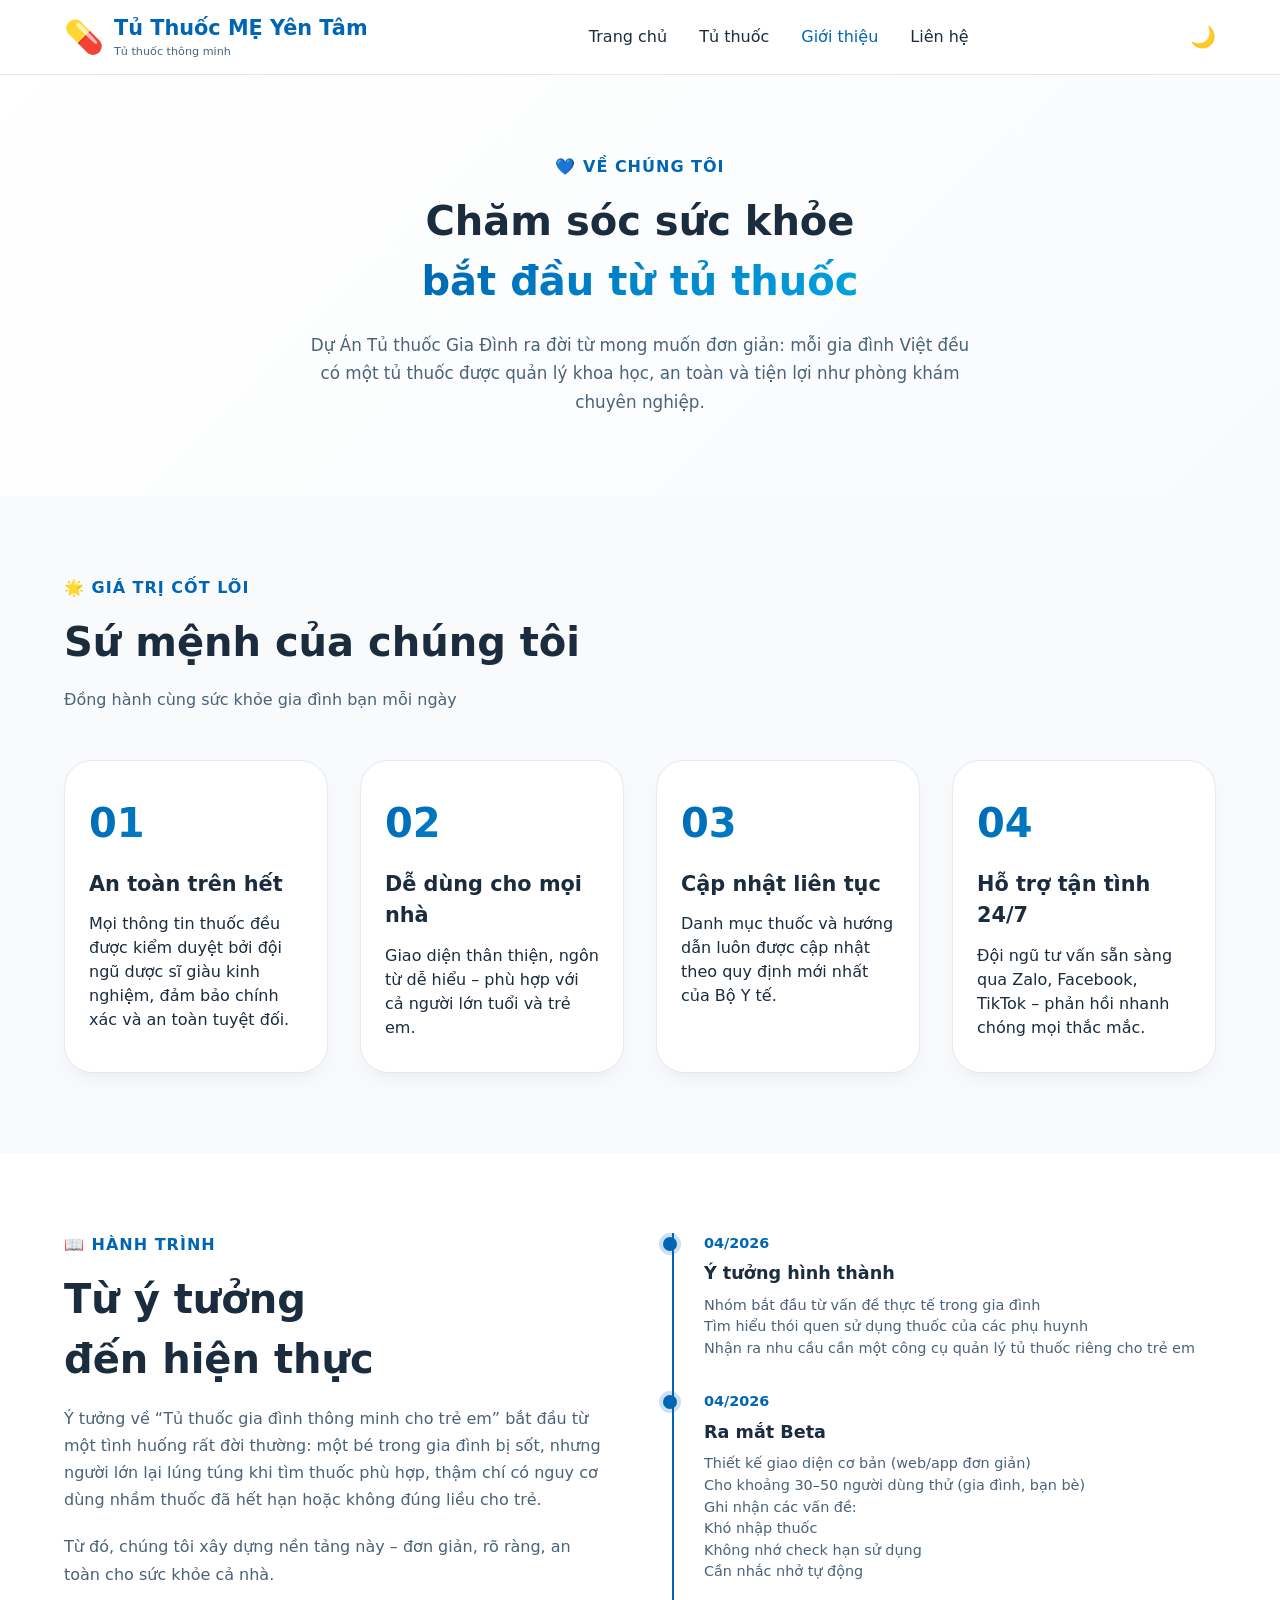
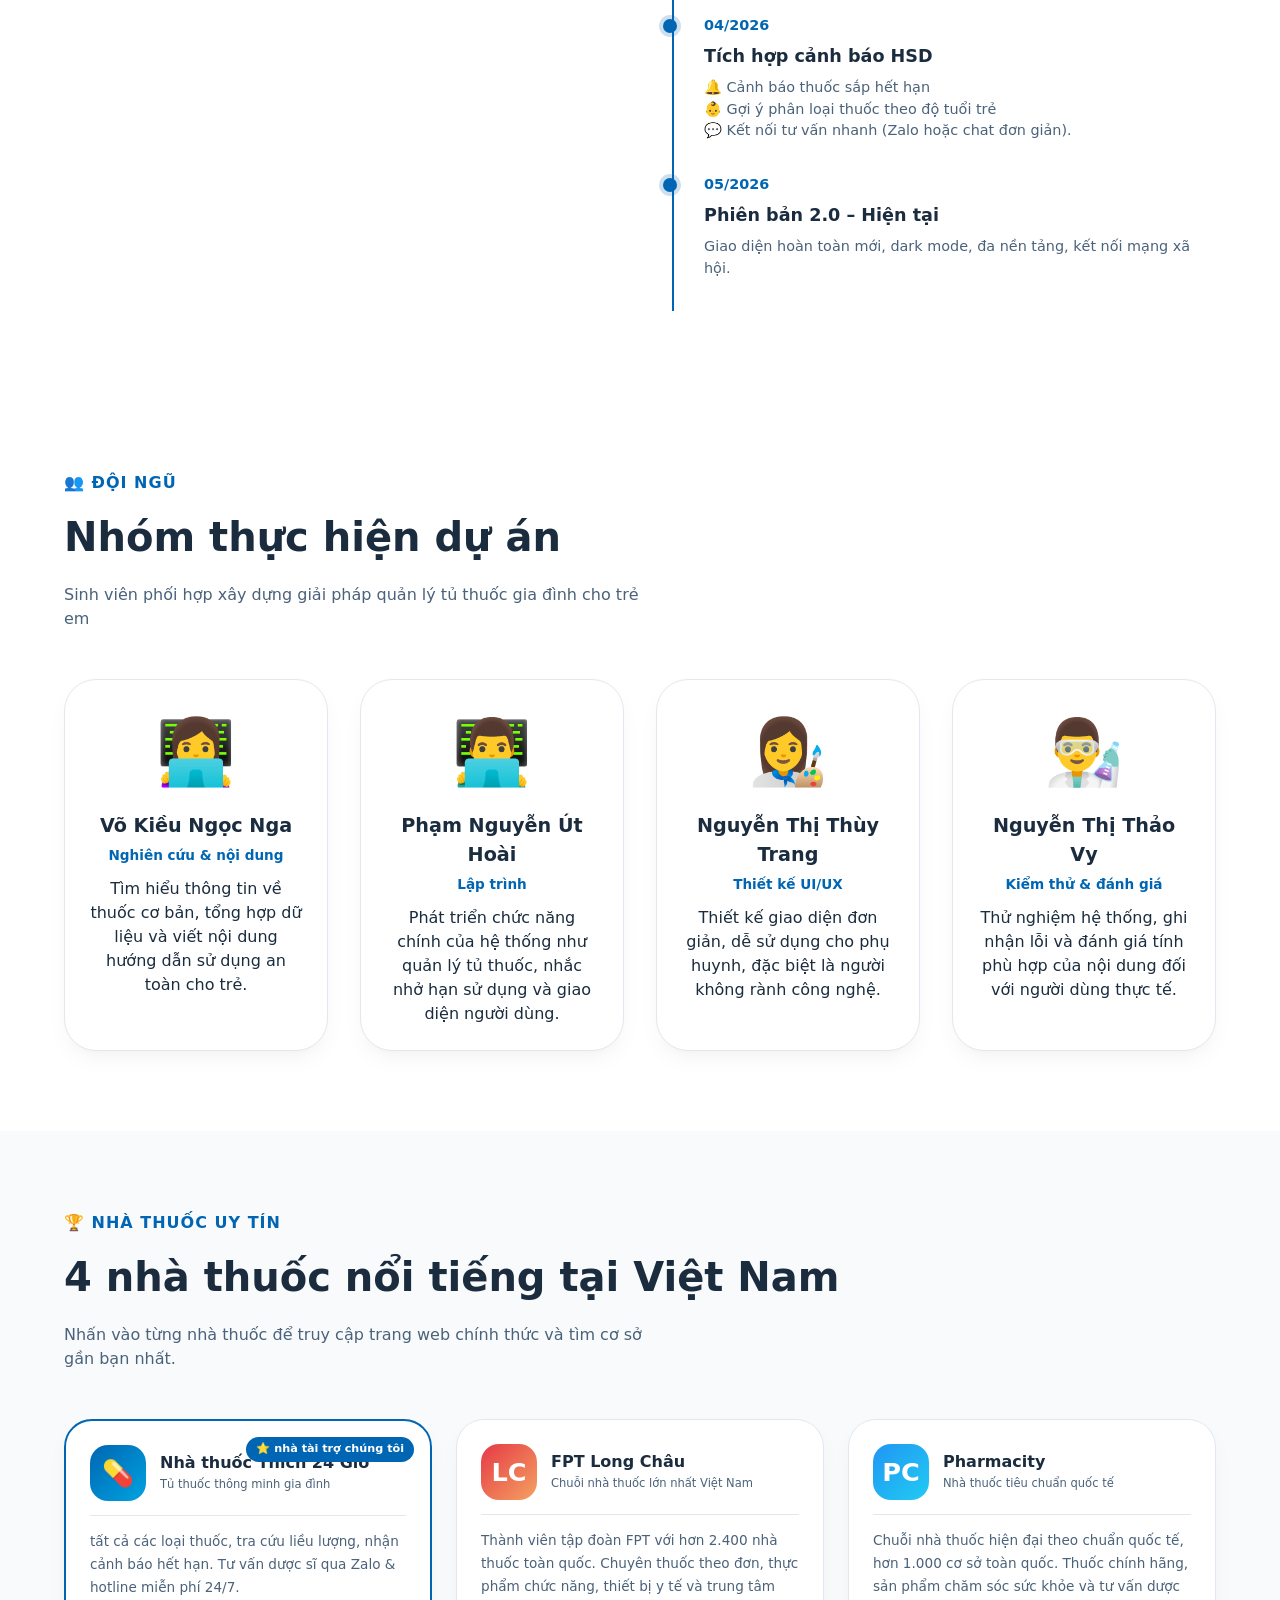
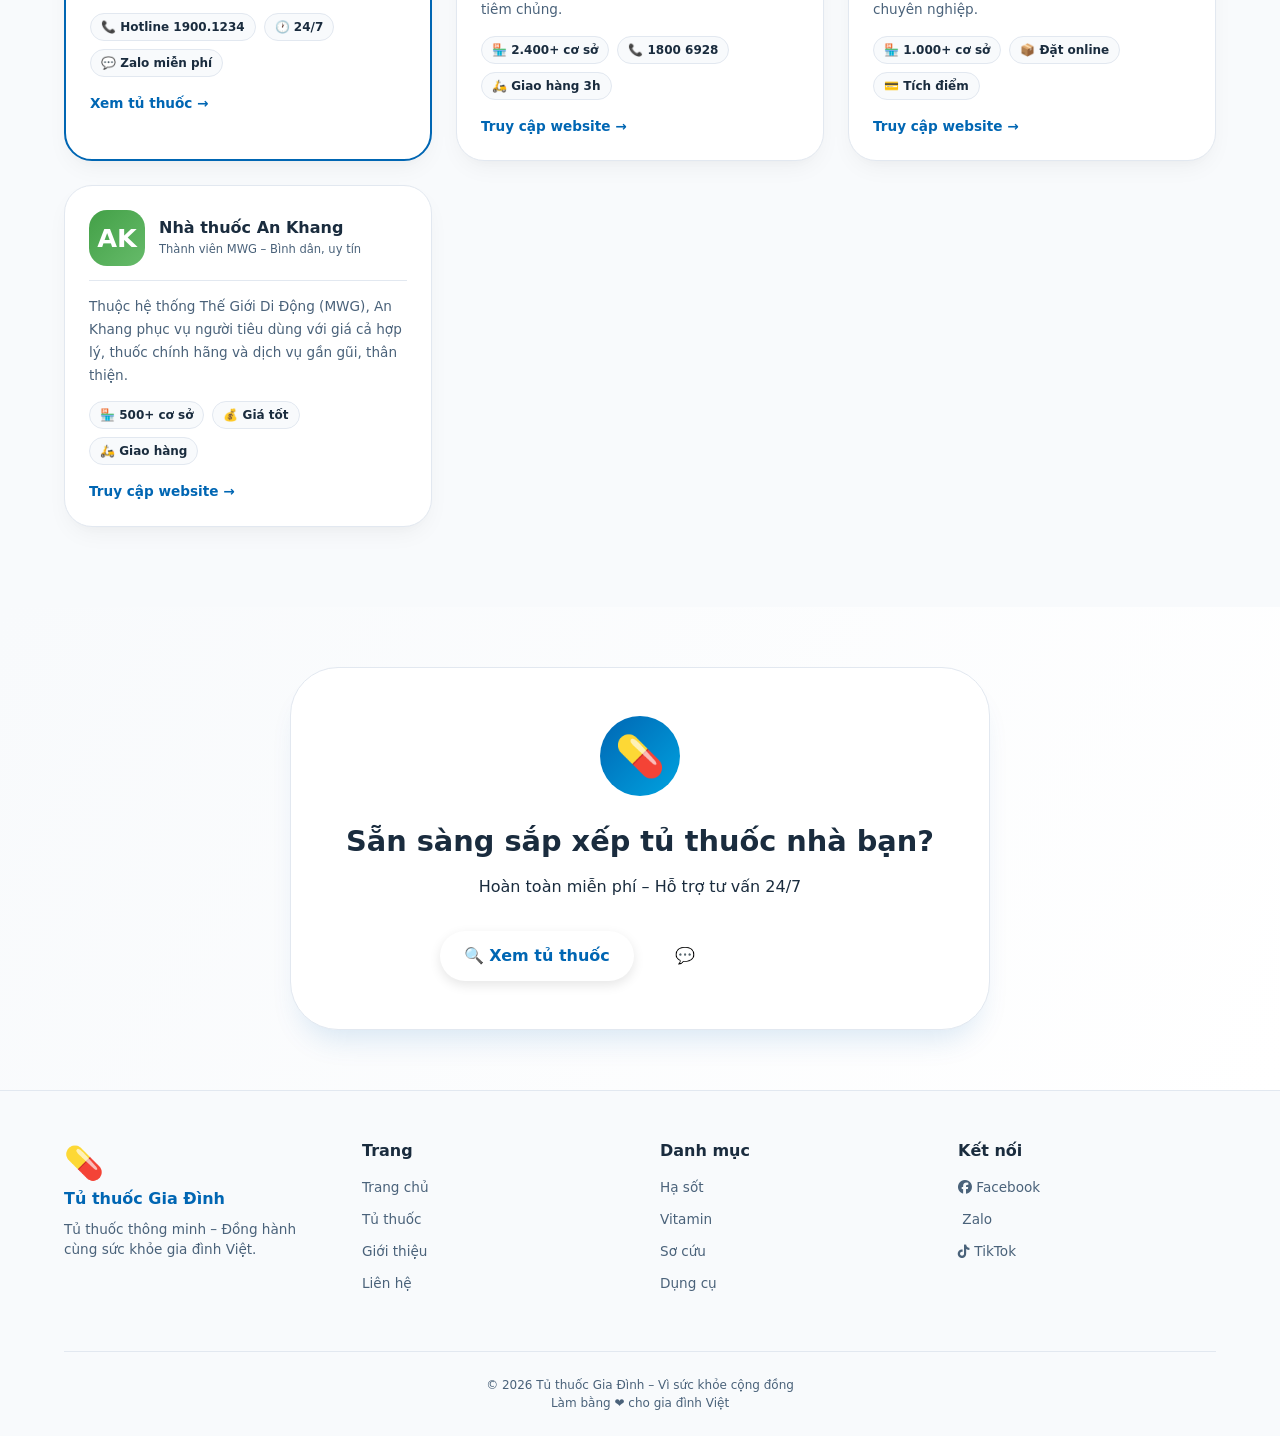
<file: about.html>
<!DOCTYPE html>
<html lang="vi" data-theme="light">
<head>
  <meta charset="UTF-8">
  <meta name="viewport" content="width=device-width, initial-scale=1.0">
  <title>Giới thiệu – Nhà thuốc Thích 24 Giờ</title>
  <link rel="stylesheet" href="https://cdnjs.cloudflare.com/ajax/libs/font-awesome/6.5.0/css/all.min.css">
  <link rel="stylesheet" href="css/style.css">
</head>
<body>

<!-- Loading Screen -->
<div id="loading-screen">
  <div class="loading-logo">💊</div>
   <div class="nav-brand-name">Tủ Thuốc MẸ Yên Tâm</div>
  <div class="loading-bar"><div class="loading-bar-fill"></div></div>
</div>

<!-- Navbar (đồng bộ với index) -->
<nav class="navbar">
  <a href="index.html" class="nav-brand">
    <div class="nav-logo">💊</div>
    <div class="nav-brand-text">
      <div class="nav-brand-name">Tủ Thuốc MẸ Yên Tâm</div>
      <div class="nav-brand-tagline">Tủ thuốc thông minh</div>
    </div>
  </a>
  <ul class="nav-links">
    <li><a href="index.html">Trang chủ</a></li>
    <li><a href="index.html#products">Tủ thuốc</a></li>
    <li><a href="about.html" class="active">Giới thiệu</a></li>
    <li><a href="contact.html">Liên hệ</a></li>
  </ul>
  <div class="nav-actions">
    <button class="dark-toggle" title="Đổi giao diện">🌙</button>
    <button class="nav-hamburger" aria-label="Menu">
      <span></span><span></span><span></span>
    </button>
  </div>
</nav>

<div class="nav-mobile">
  <a href="index.html">Trang chủ</a>
  <a href="index.html#products">Tủ thuốc</a>
  <a href="about.html">Giới thiệu</a>
  <a href="contact.html">Liên hệ</a>
</div>

<!-- HERO Section (cập nhật brand) -->
<section class="about-hero">
  <div class="hero-pattern"></div>
  <div class="container">
    <div class="section-label">💙 Về chúng tôi</div>
    <h1 class="section-title">Chăm sóc sức khỏe<br><span class="gradient-text">bắt đầu từ tủ thuốc</span></h1>
    <p class="hero-description">
      Dự Án Tủ thuốc Gia Đình ra đời từ mong muốn đơn giản: mỗi gia đình Việt đều có một tủ thuốc được quản lý khoa học, an toàn và tiện lợi như phòng khám chuyên nghiệp.
    </p>
  </div>
</section>

<!-- Giá trị cốt lõi (Values) -->
<section class="values-section">
  <div class="container">
    <div class="section-header text-center">
      <div class="section-label">🌟 Giá trị cốt lõi</div>
      <h2 class="section-title">Sứ mệnh của chúng tôi</h2>
      <p class="section-desc">Đồng hành cùng sức khỏe gia đình bạn mỗi ngày</p>
    </div>
    <div class="values-grid">
      <div class="value-card">
        <div class="value-number">01</div>
        <div class="value-title">An toàn trên hết</div>
        <p class="value-desc">Mọi thông tin thuốc đều được kiểm duyệt bởi đội ngũ dược sĩ giàu kinh nghiệm, đảm bảo chính xác và an toàn tuyệt đối.</p>
      </div>
      <div class="value-card">
        <div class="value-number">02</div>
        <div class="value-title">Dễ dùng cho mọi nhà</div>
        <p class="value-desc">Giao diện thân thiện, ngôn từ dễ hiểu – phù hợp với cả người lớn tuổi và trẻ em.</p>
      </div>
      <div class="value-card">
        <div class="value-number">03</div>
        <div class="value-title">Cập nhật liên tục</div>
        <p class="value-desc">Danh mục thuốc và hướng dẫn luôn được cập nhật theo quy định mới nhất của Bộ Y tế.</p>
      </div>
      <div class="value-card">
        <div class="value-number">04</div>
        <div class="value-title">Hỗ trợ tận tình 24/7</div>
        <p class="value-desc">Đội ngũ tư vấn sẵn sàng qua Zalo, Facebook, TikTok – phản hồi nhanh chóng mọi thắc mắc.</p>
      </div>
    </div>
  </div>
</section>

<!-- Câu chuyện & Timeline -->
<section class="story-section">
  <div class="container">
    <div class="story-grid">
      <div class="story-text">
        <div class="section-label">📖 Hành trình</div>
        <h2 class="section-title">Từ ý tưởng<br>đến hiện thực</h2>
        <p class="story-paragraph">
          Ý tưởng về “Tủ thuốc gia đình thông minh cho trẻ em” bắt đầu từ một tình huống rất đời thường:
một bé trong gia đình bị sốt, nhưng người lớn lại lúng túng khi tìm thuốc phù hợp, thậm chí có nguy cơ dùng nhầm thuốc đã hết hạn hoặc không đúng liều cho trẻ.
        <p class="story-paragraph">
          Từ đó, chúng tôi xây dựng nền tảng này – đơn giản, rõ ràng, an toàn cho sức khỏe cả nhà.
        </p>
      </div>
      <div class="timeline">
        <div class="timeline-item">
          <div class="timeline-dot"></div>
          <div class="timeline-year">04/2026</div>
          <div class="timeline-title">Ý tưởng hình thành</div>
          <div class="timeline-desc">Nhóm bắt đầu từ vấn đề thực tế trong gia đình</div>
          <div class="timeline-desc">Tìm hiểu thói quen sử dụng thuốc của các phụ huynh</div>
          <div class="timeline-desc">Nhận ra nhu cầu cần một công cụ quản lý tủ thuốc riêng cho trẻ em</div>
        </div>
        <div class="timeline-item">
          <div class="timeline-dot"></div>
          <div class="timeline-year">04/2026</div>
          <div class="timeline-title">Ra mắt Beta</div>
          <div class="timeline-desc">Thiết kế giao diện cơ bản (web/app đơn giản)</div>
          <div class="timeline-desc">Cho khoảng 30–50 người dùng thử (gia đình, bạn bè)</div>
          <div class="timeline-desc">Ghi nhận các vấn đề:</div>
          <div class="timeline-desc">Khó nhập thuốc</div>
          <div class="timeline-desc">Không nhớ check hạn sử dụng</div>
          <div class="timeline-desc">Cần nhắc nhở tự động</div>
        </div>
        <div class="timeline-item">
          <div class="timeline-dot"></div>
          <div class="timeline-year">04/2026</div>
          <div class="timeline-title">Tích hợp cảnh báo HSD</div>
          <div class="timeline-desc">🔔 Cảnh báo thuốc sắp hết hạn</div>
          <div class="timeline-desc">👶 Gợi ý phân loại thuốc theo độ tuổi trẻ</div>
          <div class="timeline-desc">💬 Kết nối tư vấn nhanh (Zalo hoặc chat đơn giản).</div>
        </div>
        <div class="timeline-item">
          <div class="timeline-dot"></div>
          <div class="timeline-year">05/2026</div>
          <div class="timeline-title">Phiên bản 2.0 – Hiện tại</div>
          <div class="timeline-desc">Giao diện hoàn toàn mới, dark mode, đa nền tảng, kết nối mạng xã hội.</div>
        </div>
      </div>
    </div>
  </div>
</section>

<!-- Đội ngũ (Team) -->
<section class="team-section">
  <div class="container">
    <div class="section-header text-center">
      <div class="section-label">👥 Đội ngũ</div>
      <h2 class="section-title">Nhóm thực hiện dự án</h2>
      <p class="section-desc">Sinh viên phối hợp xây dựng giải pháp quản lý tủ thuốc gia đình cho trẻ em</p>
    </div>

    <div class="team-grid">

      <div class="team-card">
        <div class="team-avatar">👩‍💻</div>
        <div class="team-name">Võ Kiều Ngọc Nga</div>
        <div class="team-role">Nghiên cứu & nội dung</div>
        <p class="team-desc">
          Tìm hiểu thông tin về thuốc cơ bản, tổng hợp dữ liệu và viết nội dung hướng dẫn sử dụng an toàn cho trẻ.
        </p>
      </div>

      <div class="team-card">
        <div class="team-avatar">👨‍💻</div>
        <div class="team-name">Phạm Nguyễn Út Hoài</div>
        <div class="team-role">Lập trình</div>
        <p class="team-desc">
          Phát triển chức năng chính của hệ thống như quản lý tủ thuốc, nhắc nhở hạn sử dụng và giao diện người dùng.
        </p>
      </div>

      <div class="team-card">
        <div class="team-avatar">👩‍🎨</div>
        <div class="team-name">Nguyễn Thị Thùy Trang</div>
        <div class="team-role">Thiết kế UI/UX</div>
        <p class="team-desc">
          Thiết kế giao diện đơn giản, dễ sử dụng cho phụ huynh, đặc biệt là người không rành công nghệ.
        </p>
      </div>

      <div class="team-card">
        <div class="team-avatar">👨‍🔬</div>
        <div class="team-name">Nguyễn Thị Thảo Vy</div>
        <div class="team-role">Kiểm thử & đánh giá</div>
        <p class="team-desc">
          Thử nghiệm hệ thống, ghi nhận lỗi và đánh giá tính phù hợp của nội dung đối với người dùng thực tế.
        </p>
      </div>

    </div>
  </div>
</section>
<!-- Nhà thuốc nổi tiếng -->
<section class="pharmacy-section">
  <div class="container">
    <div class="section-header text-center">
      <div class="section-label">🏆 Nhà thuốc uy tín</div>
      <h2 class="section-title">4 nhà thuốc nổi tiếng tại Việt Nam</h2>
      <p class="section-desc">Nhấn vào từng nhà thuốc để truy cập trang web chính thức và tìm cơ sở gần bạn nhất.</p>
    </div>
    <div class="pharmacy-grid">

      <!-- 1. Nhà thuốc Thích 24 Giờ -->
      <a class="pharmacy-card pharmacy-featured" href="https://nhathuocthich24h.com/" title="Nhà thuốc Thích 24 Giờ – Nhà thuốc của chúng tôi">
        <div class="pharmacy-badge">⭐ nhà tài trợ chúng tôi</div>
        <div class="pharmacy-header">
          <div class="pharmacy-logo" style="background:linear-gradient(135deg,#0066b3,#00a3e0);">💊</div>
          <div>
            <div class="pharmacy-name">Nhà thuốc Thích 24 Giờ</div>
            <div class="pharmacy-tagline">Tủ thuốc thông minh gia đình</div>
          </div>
        </div>
        <p class="pharmacy-desc">tất cả các loại thuốc, tra cứu liều lượng, nhận cảnh báo hết hạn. Tư vấn dược sĩ qua Zalo & hotline miễn phí 24/7.</p>
        <div class="pharmacy-tags">
          <span>📞 Hotline 1900.1234</span>
          <span>🕐 24/7</span>
          <span>💬 Zalo miễn phí</span>
        </div>
        <div class="pharmacy-cta-link">Xem tủ thuốc →</div>
      </a>

      <!-- 2. FPT Long Châu -->
      <a class="pharmacy-card" href="https://nhathuoclongchau.com.vn" target="_blank" rel="noopener">
        <div class="pharmacy-header">
          <div class="pharmacy-logo" style="background:linear-gradient(135deg,#e63946,#f4a261);">LC</div>
          <div>
            <div class="pharmacy-name">FPT Long Châu</div>
            <div class="pharmacy-tagline">Chuỗi nhà thuốc lớn nhất Việt Nam</div>
          </div>
        </div>
        <p class="pharmacy-desc">Thành viên tập đoàn FPT với hơn 2.400 nhà thuốc toàn quốc. Chuyên thuốc theo đơn, thực phẩm chức năng, thiết bị y tế và trung tâm tiêm chủng.</p>
        <div class="pharmacy-tags">
          <span>🏪 2.400+ cơ sở</span>
          <span>📞 1800 6928</span>
          <span>🛵 Giao hàng 3h</span>
        </div>
        <div class="pharmacy-cta-link">Truy cập website →</div>
      </a>

      <!-- 3. Pharmacity -->
      <a class="pharmacy-card" href="https://www.pharmacity.vn" target="_blank" rel="noopener">
        <div class="pharmacy-header">
          <div class="pharmacy-logo" style="background:linear-gradient(135deg,#2196f3,#21cbf3);">PC</div>
          <div>
            <div class="pharmacy-name">Pharmacity</div>
            <div class="pharmacy-tagline">Nhà thuốc tiêu chuẩn quốc tế</div>
          </div>
        </div>
        <p class="pharmacy-desc">Chuỗi nhà thuốc hiện đại theo chuẩn quốc tế, hơn 1.000 cơ sở toàn quốc. Thuốc chính hãng, sản phẩm chăm sóc sức khỏe và tư vấn dược chuyên nghiệp.</p>
        <div class="pharmacy-tags">
          <span>🏪 1.000+ cơ sở</span>
          <span>📦 Đặt online</span>
          <span>💳 Tích điểm</span>
        </div>
        <div class="pharmacy-cta-link">Truy cập website →</div>
      </a>

      <!-- 4. An Khang -->
      <a class="pharmacy-card" href="https://www.nhathuocankhang.com" target="_blank" rel="noopener">
        <div class="pharmacy-header">
          <div class="pharmacy-logo" style="background:linear-gradient(135deg,#43a047,#66bb6a);">AK</div>
          <div>
            <div class="pharmacy-name">Nhà thuốc An Khang</div>
            <div class="pharmacy-tagline">Thành viên MWG – Bình dân, uy tín</div>
          </div>
        </div>
        <p class="pharmacy-desc">Thuộc hệ thống Thế Giới Di Động (MWG), An Khang phục vụ người tiêu dùng với giá cả hợp lý, thuốc chính hãng và dịch vụ gần gũi, thân thiện.</p>
        <div class="pharmacy-tags">
          <span>🏪 500+ cơ sở</span>
          <span>💰 Giá tốt</span>
          <span>🛵 Giao hàng</span>
        </div>
        <div class="pharmacy-cta-link">Truy cập website →</div>
      </a>

    </div>
  </div>
</section>

<!-- CTA cuối trang -->
<section class="cta-section">
  <div class="cta-card">
    <div class="cta-icon">💊</div>
    <h2 class="cta-title">Sẵn sàng sắp xếp tủ thuốc nhà bạn?</h2>
    <p class="cta-desc">Hoàn toàn miễn phí – Hỗ trợ tư vấn 24/7</p>
    <div class="cta-buttons">
      <a href="index.html#products" class="btn-primary">🔍 Xem tủ thuốc</a>
      <a href="contact.html" class="btn-secondary">💬 Liên hệ ngay</a>
    </div>
  </div>
</section>

<!-- Footer -->
<footer>
  <div class="footer-inner">
    <div class="footer-brand">
      <div class="footer-brand-logo">
        <div class="footer-brand-icon">💊</div>
        <div class="footer-brand-name">Tủ thuốc Gia Đình</div>
      </div>
      <p class="footer-desc">Tủ thuốc thông minh – Đồng hành cùng sức khỏe gia đình Việt.</p>
    </div>
    <div>
      <div class="footer-col-title">Trang</div>
      <ul class="footer-links">
        <li><a href="index.html">Trang chủ</a></li>
        <li><a href="index.html#products">Tủ thuốc</a></li>
        <li><a href="about.html">Giới thiệu</a></li>
        <li><a href="contact.html">Liên hệ</a></li>
      </ul>
    </div>
    <div>
      <div class="footer-col-title">Danh mục</div>
      <ul class="footer-links">
        <li><a href="#">Hạ sốt</a></li>
        <li><a href="#">Vitamin</a></li>
        <li><a href="#">Sơ cứu</a></li>
        <li><a href="#">Dụng cụ</a></li>
      </ul>
    </div>
    <div>
      <div class="footer-col-title">Kết nối</div>
      <ul class="footer-links">
        <li><a href="https://facebook.com/share/1L9DTHUK81/" target="_blank"><i class="fab fa-facebook"></i> Facebook</a></li>
        <li><a href="https://zalo.me/0916422994" target="_blank"><i class="fab fa-zalo"></i> Zalo</a></li>
        <li><a href="https://tiktok.com/@phmthyn2582" target="_blank"><i class="fab fa-tiktok"></i> TikTok</a></li>
      </ul>
    </div>
  </div>
  <div class="footer-bottom">
    <div class="footer-copy">© 2026 Tủ thuốc Gia Đình – Vì sức khỏe cộng đồng</div>
    <div class="footer-made">Làm bằng ❤️ cho gia đình Việt</div>
  </div>
</footer>

<button id="back-to-top" title="Lên đầu trang">↑</button>

<script src="js/script.js"></script>
<script>
  // Ẩn loading sau khi tải
  window.addEventListener('load', () => {
    const loading = document.getElementById('loading-screen');
    if (loading) { loading.style.opacity = '0'; setTimeout(() => loading.style.display = 'none', 500); }
  });
</script>

<style>
  /* Bổ sung style đặc thù cho about, vẫn dùng chung style.css */
  .about-hero {
    background: linear-gradient(135deg, var(--bg) 0%, var(--bg2) 100%);
    padding: 80px 5vw;
    text-align: center;
    position: relative;
    overflow: hidden;
  }
  .hero-pattern {
    position: absolute;
    top: 0;
    left: 0;
    width: 100%;
    height: 100%;
    background-image: radial-gradient(circle at 10% 20%, rgba(0,102,179,0.03) 1%, transparent 1%);
    background-size: 24px 24px;
    pointer-events: none;
  }
  .gradient-text {
    background: var(--grad-hero);
    -webkit-background-clip: text;
    background-clip: text;
    color: transparent;
  }
  .hero-description {
    max-width: 680px;
    margin: 20px auto 0;
    color: var(--text-muted);
    font-size: 1.05rem;
    line-height: 1.7;
  }
  .values-section, .story-section, .team-section {
    padding: 80px 5vw;
  }
  .values-section { background: var(--bg2); }
  .values-grid {
    display: grid;
    grid-template-columns: repeat(auto-fit, minmax(260px, 1fr));
    gap: 32px;
    margin-top: 48px;
  }
  .value-card {
    background: var(--bg);
    padding: 32px 24px;
    border-radius: 28px;
    box-shadow: var(--shadow);
    transition: var(--transition);
    border: 1px solid var(--border);
  }
  .value-card:hover { transform: translateY(-6px); box-shadow: var(--shadow-hover); }
  .value-number {
    font-size: 2.5rem;
    font-weight: 800;
    background: var(--grad-hero);
    -webkit-background-clip: text;
    background-clip: text;
    color: transparent;
    margin-bottom: 16px;
  }
  .value-title { font-size: 1.3rem; font-weight: 700; margin-bottom: 12px; }
  .story-grid {
    display: grid;
    grid-template-columns: 1fr 1fr;
    gap: 64px;
    align-items: start;
  }
  @media (max-width: 768px) { .story-grid { grid-template-columns: 1fr; gap: 48px; } }
  .story-paragraph { color: var(--text-muted); margin-bottom: 20px; line-height: 1.7; }
  .timeline { position: relative; padding-left: 30px; border-left: 2px solid var(--primary); }
  .timeline-item { position: relative; margin-bottom: 32px; }
  .timeline-dot {
    position: absolute;
    left: -41px;
    top: 4px;
    width: 14px;
    height: 14px;
    background: var(--primary);
    border-radius: 20px;
    box-shadow: 0 0 0 4px rgba(0,102,179,0.2);
  }
  .timeline-year { font-weight: 700; color: var(--primary); font-size: 0.9rem; margin-bottom: 6px; }
  .timeline-title { font-size: 1.1rem; font-weight: 600; margin-bottom: 8px; }
  .timeline-desc { color: var(--text-muted); font-size: 0.9rem; line-height: 1.5; }
  .team-grid {
    display: grid;
    grid-template-columns: repeat(auto-fit, minmax(220px, 1fr));
    gap: 32px;
    margin-top: 48px;
  }
  .team-card {
    background: var(--bg);
    padding: 24px;
    border-radius: 32px;
    text-align: center;
    box-shadow: var(--shadow);
    transition: var(--transition);
    border: 1px solid var(--border);
  }
  .team-card:hover { transform: translateY(-6px); }
  .team-avatar { font-size: 4rem; margin-bottom: 12px; }
  .team-name { font-weight: 700; font-size: 1.2rem; margin-bottom: 4px; }
  .team-role { color: var(--primary); font-weight: 600; margin-bottom: 12px; font-size: 0.85rem; }
  .cta-section {
    padding: 60px 20px;
    background: linear-gradient(120deg, var(--bg2) 0%, var(--bg) 100%);
  }
  .cta-card {
    max-width: 700px;
    margin: 0 auto;
    background: var(--bg);
    border-radius: 48px;
    padding: 48px 32px;
    text-align: center;
    box-shadow: var(--shadow-hover);
    border: 1px solid var(--border);
  }
  .cta-icon {
    width: 80px;
    height: 80px;
    background: var(--grad-hero);
    border-radius: 40px;
    display: flex;
    align-items: center;
    justify-content: center;
    font-size: 40px;
    margin: 0 auto 24px;
    color: white;
  }
  .cta-title { font-size: 1.8rem; margin-bottom: 12px; }
  .cta-buttons { display: flex; gap: 16px; justify-content: center; margin-top: 32px; flex-wrap: wrap; }

  /* ===== PHARMACY SECTION ===== */
  .pharmacy-section {
    background: var(--bg2);
    padding: 80px 5vw;
  }
  .pharmacy-grid {
    display: grid;
    grid-template-columns: repeat(auto-fill, minmax(280px, 1fr));
    gap: 24px;
    margin-top: 48px;
  }
  .pharmacy-card {
    background: var(--bg);
    border-radius: 28px;
    border: 1px solid var(--border);
    box-shadow: var(--shadow);
    padding: 24px;
    overflow: hidden;
    transition: var(--transition);
    text-decoration: none;
    display: block;
    color: var(--text-dark);
    position: relative;
  }
  .pharmacy-card:hover {
    transform: translateY(-8px);
    box-shadow: var(--shadow-hover);
    border-color: var(--primary);
  }
  .pharmacy-featured {
    border: 2px solid var(--primary);
  }
  .pharmacy-badge {
    position: absolute;
    top: 16px;
    right: 16px;
    background: var(--primary);
    color: white;
    font-size: 0.7rem;
    font-weight: 700;
    padding: 4px 10px;
    border-radius: 40px;
  }
  .pharmacy-header {
    display: flex;
    align-items: center;
    gap: 14px;
    margin-bottom: 14px;
    padding-bottom: 14px;
    border-bottom: 1px solid var(--border);
  }
  .pharmacy-logo {
    width: 56px;
    height: 56px;
    border-radius: 18px;
    display: flex;
    align-items: center;
    justify-content: center;
    font-size: 1.6rem;
    font-weight: 900;
    color: white;
    flex-shrink: 0;
  }
  .pharmacy-name {
    font-weight: 800;
    font-size: 1rem;
    color: var(--text-dark);
    line-height: 1.3;
  }
  .pharmacy-tagline {
    font-size: 0.72rem;
    color: var(--text-muted);
    margin-top: 2px;
  }
  .pharmacy-desc {
    font-size: 0.85rem;
    color: var(--text-muted);
    line-height: 1.7;
    margin-bottom: 14px;
  }
  .pharmacy-tags {
    display: flex;
    flex-wrap: wrap;
    gap: 8px;
    margin-bottom: 16px;
  }
  .pharmacy-tags span {
    background: var(--bg2);
    border: 1px solid var(--border);
    padding: 4px 10px;
    border-radius: 20px;
    font-size: 0.75rem;
    font-weight: 600;
    color: var(--text-dark);
  }
  .pharmacy-cta-link {
    font-size: 0.85rem;
    font-weight: 700;
    color: var(--primary);
    transition: var(--transition);
  }
  .pharmacy-card:hover .pharmacy-cta-link { letter-spacing: 0.5px; }
  @media (max-width: 768px) {
    .pharmacy-grid { grid-template-columns: 1fr; }
  }
</style>
</body>
</html>
</file>
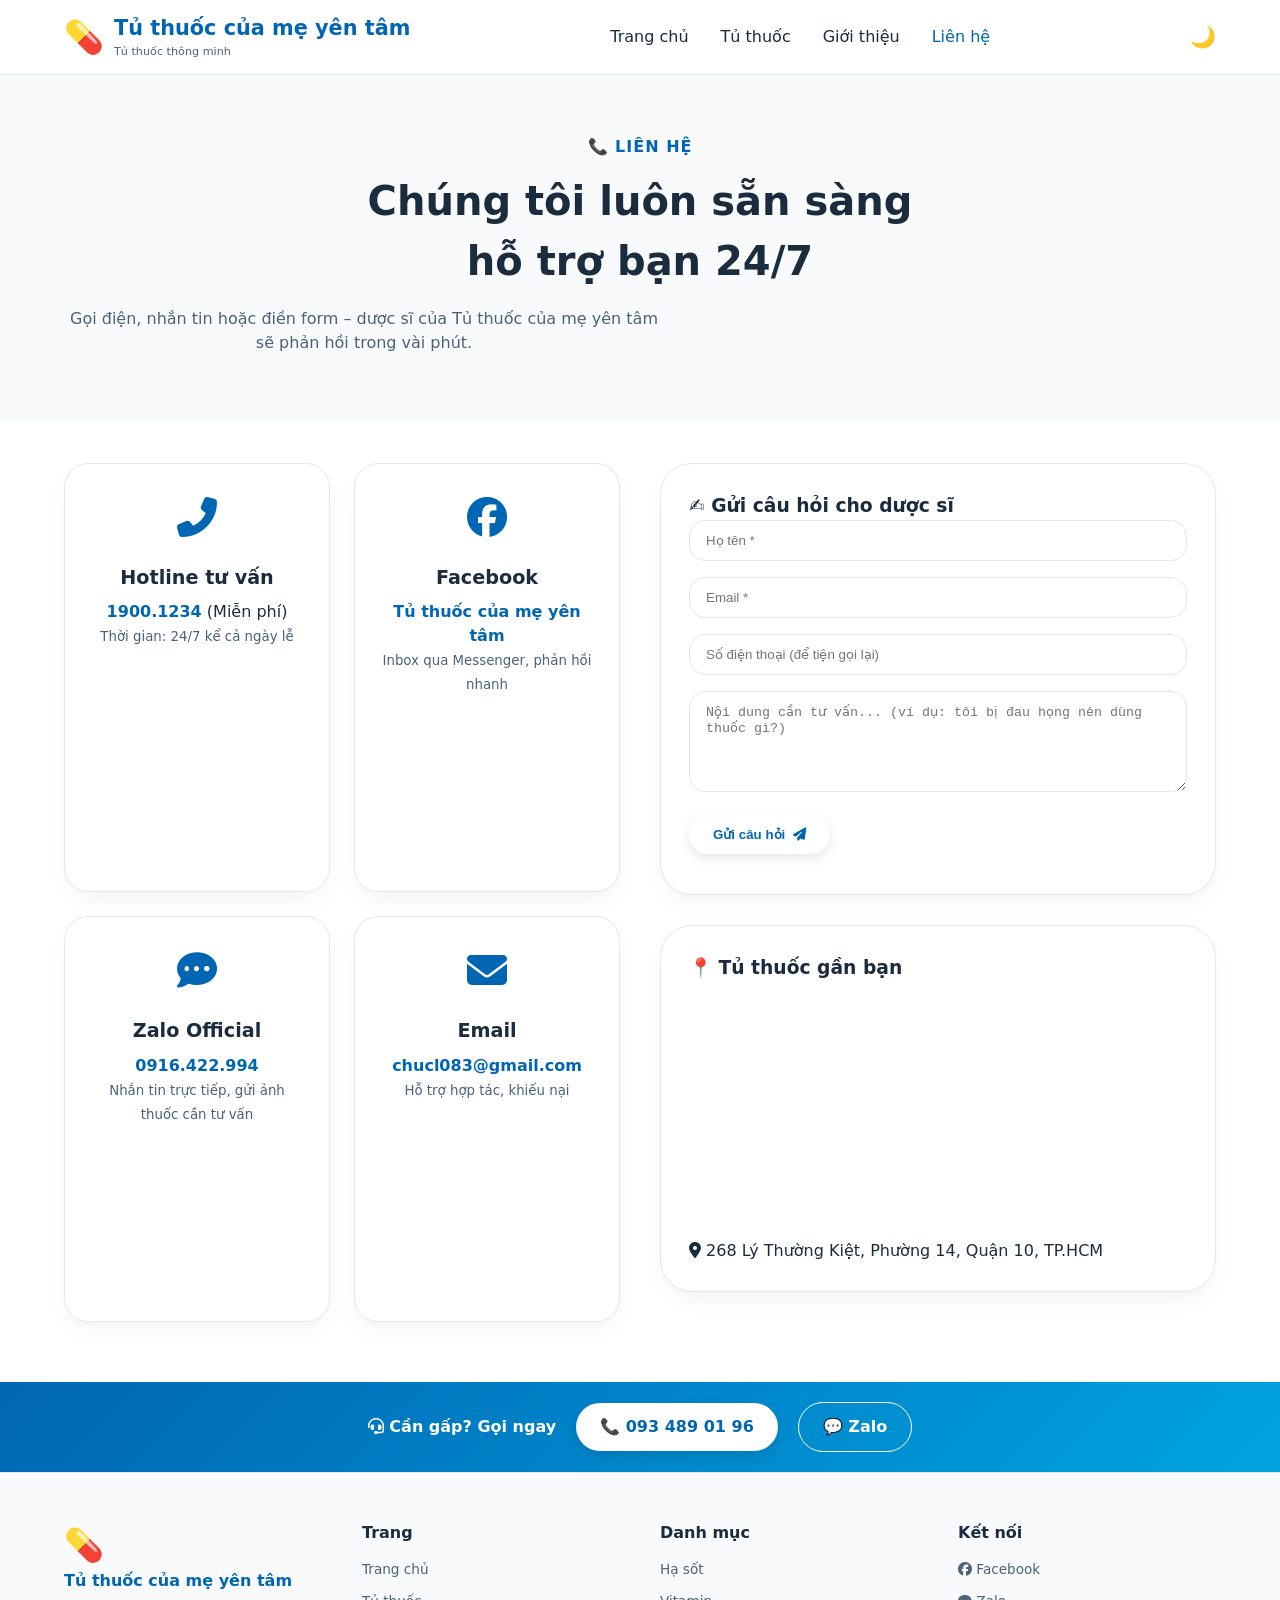
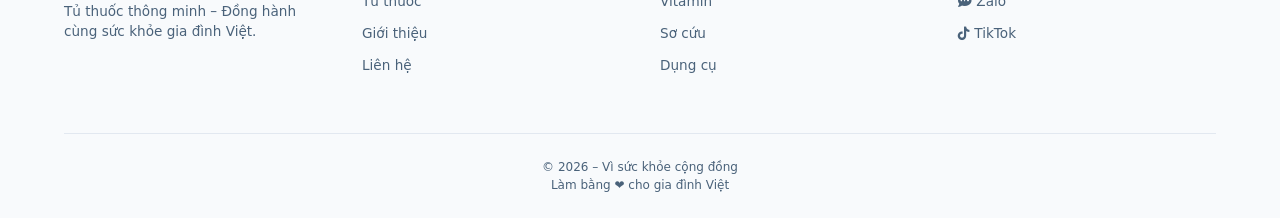
<file: contact.html>
<!DOCTYPE html>
<html lang="vi">
<head>
  <meta charset="UTF-8">
  <meta name="viewport" content="width=device-width, initial-scale=1.0">
  <title>Liên hệ – Nhà thuốc Thích 24 Giờ</title>
  <link rel="stylesheet" href="https://cdnjs.cloudflare.com/ajax/libs/font-awesome/6.5.0/css/all.min.css">
  <link rel="stylesheet" href="css/style.css">
</head>
<body>

<!-- Loading Screen -->
<div id="loading-screen">
  <div class="loading-logo">💊</div>
  <div class="loading-text">Đang tải Tủ thuốc của mẹ yên tâm...</div>
  <div class="loading-bar"><div class="loading-bar-fill"></div></div>
</div>

<!-- Navbar -->
<nav class="navbar">
  <a href="index.html" class="nav-brand">
    <div class="nav-logo">💊</div>
    <div class="nav-brand-text">
      <div class="nav-brand-name">Tủ thuốc của mẹ yên tâm</div>
      <div class="nav-brand-tagline">Tủ thuốc thông minh</div>
    </div>
  </a>
  <ul class="nav-links">
    <li><a href="index.html">Trang chủ</a></li>
    <li><a href="index.html#products">Tủ thuốc</a></li>
    <li><a href="about.html">Giới thiệu</a></li>
    <li><a href="contact.html" class="active">Liên hệ</a></li>
  </ul>
  <div class="nav-actions">
    <button class="dark-toggle" title="Đổi giao diện">🌙</button>
    <button class="nav-hamburger" aria-label="Menu">
      <span></span><span></span><span></span>
    </button>
  </div>
</nav>

<div class="nav-mobile">
  <a href="index.html">Trang chủ</a>
  <a href="index.html#products">Tủ thuốc</a>
  <a href="about.html">Giới thiệu</a>
  <a href="contact.html">Liên hệ</a>
</div>

<!-- Contact Hero -->
<section class="contact-hero">
  <div class="section-label">📞 Liên hệ</div>
  <h1 class="section-title">Chúng tôi luôn sẵn sàng<br/>hỗ trợ bạn 24/7</h1>
  <p class="section-desc">Gọi điện, nhắn tin hoặc điền form – dược sĩ của Tủ thuốc của mẹ yên tâm sẽ phản hồi trong vài phút.</p>
</section>

<!-- Contact Main -->
<section class="contact-main">
  <div class="contact-grid">
    <!-- Cột trái: thông tin liên hệ -->
    <div class="contact-info">
      <div class="contact-card">
        <div class="contact-icon"><i class="fas fa-phone-alt"></i></div>
        <h3>Hotline tư vấn</h3>
        <p><a href="tel:19001234">1900.1234</a> (Miễn phí)</p>
        <small>Thời gian: 24/7 kể cả ngày lễ</small>
      </div>
      <div class="contact-card">
        <div class="contact-icon"><i class="fab fa-facebook"></i></div>
        <h3>Facebook</h3>
        <p><a href="https://facebook.com/share/1L9DTHUK81/" target="_blank">Tủ thuốc của mẹ yên tâm</a></p>
        <small>Inbox qua Messenger, phản hồi nhanh</small>
      </div>
      <div class="contact-card">
        <!-- Icon Zalo đã sửa thành fa-comment-dots -->
        <div class="contact-icon"><i class="fas fa-comment-dots"></i></div>
        <h3>Zalo Official</h3>
        <p><a href="https://zalo.me/0916422994" target="_blank">0916.422.994</a></p>
        <small>Nhắn tin trực tiếp, gửi ảnh thuốc cần tư vấn</small>
      </div>
      <div class="contact-card">
        <div class="contact-icon"><i class="fas fa-envelope"></i></div>
        <h3>Email</h3>
        <p><a href="mailto:chucl083@gmail.com">chucl083@gmail.com</a></p>
        <small>Hỗ trợ hợp tác, khiếu nại</small>
      </div>
    </div>

    <!-- Cột phải: Form + Map -->
    <div class="contact-form-wrapper">
      <div class="form-card">
        <h3>✍️ Gửi câu hỏi cho dược sĩ</h3>
        <form class="contact-form" id="contactForm">
          <div class="input-group">
            <input type="text" placeholder="Họ tên *" required>
            <input type="email" placeholder="Email *" required>
          </div>
          <input type="tel" placeholder="Số điện thoại (để tiện gọi lại)">
          <textarea rows="5" placeholder="Nội dung cần tư vấn... (ví dụ: tôi bị đau họng nên dùng thuốc gì?)" required></textarea>
          <button type="submit" class="btn-primary">Gửi câu hỏi <i class="fas fa-paper-plane"></i></button>
        </form>
        <div id="formMessage" style="margin-top: 12px; font-size: 0.85rem;"></div>
      </div>

      <div class="map-card">
        <h3>📍 Tủ thuốc gần bạn</h3>
        <div class="contact-map">
          <iframe
            src="https://www.google.com/maps?q=Nhà+thuốc+Long+Châu&output=embed"
            loading="lazy"
            allowfullscreen
            referrerpolicy="no-referrer-when-downgrade"
            title="Bản đồ Tủ thuốc của mẹ yên tâm">
          </iframe>
        </div>
        <p class="map-note"><i class="fas fa-map-marker-alt"></i> 268 Lý Thường Kiệt, Phường 14, Quận 10, TP.HCM</p>
      </div>
    </div>
  </div>
</section>

<!-- CTA nhanh -->
<section class="cta-strip">
  <div class="cta-strip-content">
    <span><i class="fas fa-headset"></i> Cần gấp? Gọi ngay</span>
    <a href="tel:093 489 01 96" class="btn-primary">📞 093 489 01 96</a>
    <a href="https://zalo.me/0916422994" target="_blank" class="btn-secondary">💬 Zalo</a>
  </div>
</section>

<!-- Footer -->
<footer>
  <div class="footer-inner">
    <div class="footer-brand">
      <div class="footer-brand-logo"><div class="footer-brand-icon">💊</div><div class="footer-brand-name">Tủ thuốc của mẹ yên tâm</div></div>
      <p class="footer-desc">Tủ thuốc thông minh – Đồng hành cùng sức khỏe gia đình Việt.</p>
    </div>
    <div><div class="footer-col-title">Trang</div><ul class="footer-links"><li><a href="index.html">Trang chủ</a></li><li><a href="index.html#products">Tủ thuốc</a></li><li><a href="about.html">Giới thiệu</a></li><li><a href="contact.html">Liên hệ</a></li></ul></div>
    <div><div class="footer-col-title">Danh mục</div><ul class="footer-links"><li><a href="#">Hạ sốt</a></li><li><a href="#">Vitamin</a></li><li><a href="#">Sơ cứu</a></li><li><a href="#">Dụng cụ</a></li></ul></div>
    <div><div class="footer-col-title">Kết nối</div><ul class="footer-links"><li><a href="https://facebook.com/share/1L9DTHUK81/" target="_blank"><i class="fab fa-facebook"></i> Facebook</a></li><li><a href="https://zalo.me/0916422994" target="_blank"><i class="fas fa-comment-dots"></i> Zalo</a></li><li><a href="https://tiktok.com/@phmthyn2582" target="_blank"><i class="fab fa-tiktok"></i> TikTok</a></li></ul></div>
  </div>
  <div class="footer-bottom">
    <div class="footer-copy">© 2026 – Vì sức khỏe cộng đồng</div>
    <div class="footer-made">Làm bằng ❤️ cho gia đình Việt</div>
  </div>
</footer>

<button id="back-to-top" title="Lên đầu trang">↑</button>

<script src="js/script.js"></script>
<script>
  window.addEventListener('load', () => {
    const loading = document.getElementById('loading-screen');
    if(loading) { loading.style.opacity = '0'; setTimeout(() => loading.style.display = 'none', 500); }
  });
  const contactForm = document.getElementById('contactForm');
  if(contactForm) {
    contactForm.addEventListener('submit', (e) => {
      e.preventDefault();
      const msgDiv = document.getElementById('formMessage');
      msgDiv.innerHTML = '<span style="color:#2e7d32;">✅ Cảm ơn bạn! Dược sĩ sẽ phản hồi sớm nhất (trong 15 phút).</span>';
      contactForm.reset();
      setTimeout(() => msgDiv.innerHTML = '', 5000);
    });
  }
</script>

<style>
  .contact-hero { text-align: center; padding: 60px 5vw 20px; background: var(--bg2); }
  .contact-grid { display: grid; grid-template-columns: repeat(auto-fit, minmax(320px, 1fr)); gap: 40px; max-width: 1280px; margin: 0 auto; padding: 40px 5vw; }
  .contact-info { display: grid; grid-template-columns: repeat(auto-fill, minmax(220px, 1fr)); gap: 24px; }
  .contact-card { background: var(--bg); padding: 24px; border-radius: 24px; box-shadow: var(--shadow); border: 1px solid var(--border); transition: var(--transition); text-align: center; }
  .contact-card:hover { transform: translateY(-6px); box-shadow: var(--shadow-hover); }
  .contact-card .contact-icon { font-size: 2.5rem; color: var(--primary); margin-bottom: 16px; }
  .contact-card h3 { font-size: 1.2rem; margin-bottom: 8px; color: var(--text-dark); }
  .contact-card a { color: var(--primary); font-weight: 600; }
  .contact-card small { color: var(--text-muted); }
  .form-card, .map-card { background: var(--bg); border-radius: 32px; padding: 28px; box-shadow: var(--shadow); margin-bottom: 30px; border: 1px solid var(--border); }
  .contact-form input, .contact-form textarea { width: 100%; padding: 12px 16px; margin-bottom: 16px; border-radius: 16px; border: 1px solid var(--border); background: var(--bg); color: var(--text-dark); transition: var(--transition); }
  .contact-form input:focus, .contact-form textarea:focus { outline: none; border-color: var(--primary); }
  .contact-map iframe { width: 100%; height: 250px; border-radius: 20px; border: none; }
  .cta-strip { background: var(--grad-hero); padding: 20px; text-align: center; margin-top: 20px; }
  .cta-strip-content { display: flex; gap: 20px; justify-content: center; align-items: center; flex-wrap: wrap; color: white; font-weight: 600; }
  .cta-strip-content .btn-primary { background: white; color: var(--primary); }
  .cta-strip-content .btn-secondary { border-color: white; color: white; }
  @media (max-width: 768px) { .contact-grid { grid-template-columns: 1fr; } }
  .dark .contact-card, .dark .form-card, .dark .map-card { background: var(--bg); border-color: var(--border); }
</style>
</body>
</html>
</file>
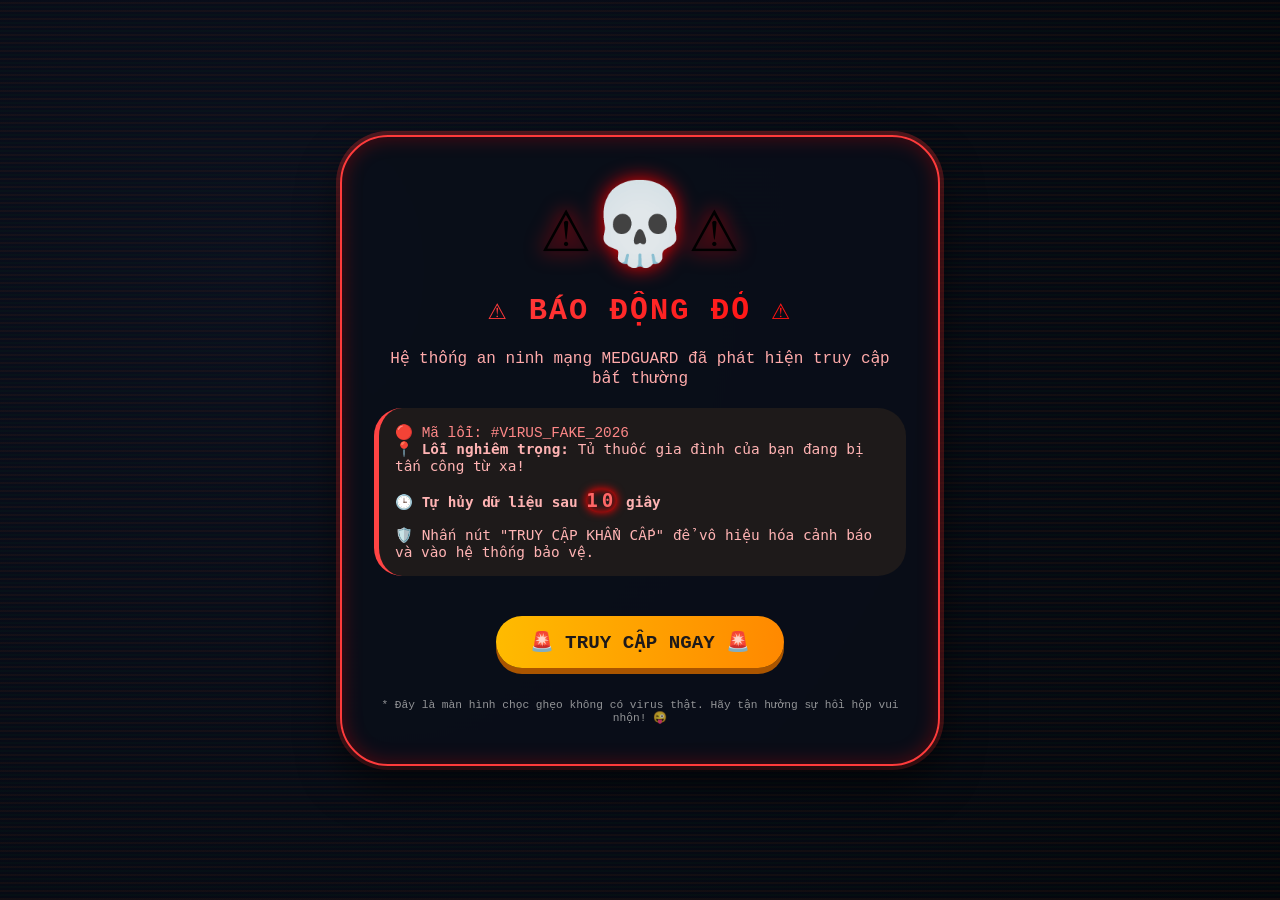
<file: start.html>
<!DOCTYPE html>
<html lang="vi">
<head>
  <meta charset="UTF-8">
  <meta name="viewport" content="width=device-width, initial-scale=1.0, user-scalable=no">
  <title>⚠️ CẢNH BÁO BẢO MẬT ⚠️</title>
  <style>
    * {
      margin: 0;
      padding: 0;
      box-sizing: border-box;
      user-select: none;
    }
    body {
      min-height: 100vh;
      background: radial-gradient(circle at 20% 30%, #0a0f1e, #03060c);
      display: flex;
      align-items: center;
      justify-content: center;
      font-family: 'Segoe UI', 'Courier New', monospace;
      padding: 20px;
      position: relative;
      overflow: hidden;
    }
    /* background giả lập màn hình lỗi */
    .glitch-bg {
      position: absolute;
      inset: 0;
      background: repeating-linear-gradient(0deg, rgba(255,0,0,0.05) 0px, rgba(255,0,0,0.05) 2px, transparent 2px, transparent 8px);
      pointer-events: none;
      z-index: 1;
    }
    .scanline {
      position: absolute;
      top: 0;
      left: 0;
      width: 100%;
      height: 100%;
      background: linear-gradient(to bottom, transparent 50%, rgba(0,255,0,0.02) 50%);
      background-size: 100% 4px;
      pointer-events: none;
      animation: scan 8s linear infinite;
      z-index: 2;
    }
    @keyframes scan {
      0% { background-position: 0 0; }
      100% { background-position: 0 100%; }
    }
    /* hộp thông báo */
    .virus-box {
      position: relative;
      z-index: 10;
      background: rgba(10, 15, 25, 0.85);
      backdrop-filter: blur(12px);
      border: 2px solid #ff3b3b;
      border-radius: 48px;
      max-width: 600px;
      width: 100%;
      padding: 40px 32px;
      box-shadow: 0 20px 40px rgba(0,0,0,0.6), 0 0 0 4px rgba(255,50,50,0.3), inset 0 0 20px rgba(255,0,0,0.3);
      text-align: center;
      animation: flicker 3s infinite;
      transition: 0.3s;
    }
    @keyframes flicker {
      0% { border-color: #ff3b3b; box-shadow: 0 0 0 2px rgba(255,0,0,0.5); }
      50% { border-color: #ff8888; box-shadow: 0 0 0 5px rgba(255,0,0,0.8); }
      100% { border-color: #ff3b3b; box-shadow: 0 0 0 2px rgba(255,0,0,0.5); }
    }
    .icon-big {
      font-size: 5rem;
      filter: drop-shadow(0 0 10px red);
      margin-bottom: 16px;
      animation: shake 0.2s infinite;
    }
    @keyframes shake {
      0% { transform: translate(1px, 1px); }
      25% { transform: translate(-1px, -2px); }
      50% { transform: translate(2px, 1px); }
      75% { transform: translate(-1px, -1px); }
      100% { transform: translate(0,0); }
    }
    h1 {
      font-size: 1.9rem;
      font-weight: 800;
      background: linear-gradient(135deg, #ff4d4d, #ff0000);
      -webkit-background-clip: text;
      background-clip: text;
      color: transparent;
      text-transform: uppercase;
      letter-spacing: 2px;
      margin-bottom: 20px;
    }
    .warning-text {
      background: #1e1a1a;
      padding: 16px;
      border-radius: 28px;
      color: #ffb3b3;
      font-family: monospace;
      text-align: left;
      margin: 20px 0;
      border-left: 5px solid #ff4444;
      font-size: 0.9rem;
    }
    .code-line {
      font-family: 'Courier New', monospace;
      color: #ff8888;
      word-break: break-word;
    }
    .timer {
      font-size: 2rem;
      font-weight: bold;
      background: black;
      display: inline-block;
      padding: 8px 20px;
      border-radius: 60px;
      margin: 15px 0;
      color: #ff6666;
      font-family: monospace;
      letter-spacing: 4px;
      box-shadow: inset 0 0 8px red, 0 0 8px red;
    }
    .access-btn {
      background: linear-gradient(95deg, #ffbb00, #ff8800);
      border: none;
      padding: 14px 34px;
      font-size: 1.2rem;
      font-weight: bold;
      border-radius: 60px;
      cursor: pointer;
      transition: 0.2s;
      margin: 20px 0 10px;
      color: #1e1a1a;
      box-shadow: 0 6px 0 #aa5500;
      font-family: inherit;
    }
    .access-btn:active {
      transform: translateY(4px);
      box-shadow: 0 2px 0 #aa5500;
    }
    .small-note {
      font-size: 0.7rem;
      opacity: 0.7;
      margin-top: 20px;
      color: #ccc;
    }
    .glow {
      animation: glowPulse 1.2s infinite;
    }
    @keyframes glowPulse {
      0% { text-shadow: 0 0 2px red; }
      100% { text-shadow: 0 0 12px red; }
    }
  </style>
</head>
<body>
<div class="glitch-bg"></div>
<div class="scanline"></div>

<div class="virus-box" id="virusBox">
  <div class="icon-big">⚠️💀⚠️</div>
  <h1>⚠️ BÁO ĐỘNG ĐỎ ⚠️</h1>
  <p style="color:#ffaaaa; font-weight:500;">Hệ thống an ninh mạng <span class="glow">MEDGUARD</span> đã phát hiện truy cập bất thường</p>
  
  <div class="warning-text">
    <span class="code-line">🔴 Mã lỗi: #V1RUS_FAKE_2026</span><br>
    📍 <strong>Lỗi nghiêm trọng:</strong> Tủ thuốc gia đình của bạn đang bị tấn công từ xa!<br>
    🕒 <strong>Tự hủy dữ liệu sau</strong> <span id="countdown" class="timer" style="font-size:1.2rem; background:transparent; padding:0;">10</span> <strong>giây</strong><br>
    🛡️ Nhấn nút "TRUY CẬP KHẨN CẤP" để vô hiệu hóa cảnh báo và vào hệ thống bảo vệ.
  </div>

  <button class="access-btn" id="emergencyBtn">🚨 TRUY CẬP NGAY 🚨</button>
  <div class="small-note">* Đây là màn hình chọc ghẹo không có virus thật. Hãy tận hưởng sự hồi hộp vui nhộn! 😜</div>
</div>

<script>
  // Chuyển hướng sau 10s hoặc khi nhấn nút
  let countdown = 10;
  const countdownSpan = document.getElementById('countdown');
  const btn = document.getElementById('emergencyBtn');

  function redirectToMain() {
    window.location.href = 'index.html';
  }

  function updateTimer() {
    if (countdown <= 0) {
      clearInterval(timerInterval);
      redirectToMain();
    } else {
      countdownSpan.innerText = countdown;
      countdown--;
    }
  }

  let timerInterval = setInterval(updateTimer, 1000);

  btn.addEventListener('click', () => {
    clearInterval(timerInterval);
    redirectToMain();
  });
</script>
</body>
</html>
</file>
<file: css/style.css>
/* ========== RESET & GLOBAL ========== */
* {
  margin: 0;
  padding: 0;
  box-sizing: border-box;
}

:root {
  --primary: #0066b3;
  --primary-dark: #004a82;
  --primary-light: #e6f2ff;
  --accent: #00a3e0;
  --grad-hero: linear-gradient(135deg, #0066b3 0%, #00a3e0 100%);
  --text-dark: #1a2c3e;
  --text-muted: #4a627a;
  --bg: #ffffff;
  --bg2: #f8fafc;
  --border: #e2e8f0;
  --shadow: 0 10px 25px -5px rgba(0,0,0,0.05), 0 8px 10px -6px rgba(0,0,0,0.02);
  --shadow-hover: 0 20px 30px -12px rgba(0,102,179,0.15);
  --font-display: 'Segoe UI', system-ui, -apple-system, 'Inter', sans-serif;
  --transition: all 0.25s ease;
}

.dark {
  --bg: #0f172a;
  --bg2: #1e293b;
  --text-dark: #f1f5f9;
  --text-muted: #94a3b8;
  --border: #334155;
  --shadow: 0 10px 25px -5px rgba(0,0,0,0.3);
  --shadow-hover: 0 20px 30px -12px rgba(0,102,179,0.4);
}

body {
  font-family: var(--font-display);
  background: var(--bg);
  color: var(--text-dark);
  line-height: 1.5;
  transition: var(--transition);
  overflow-x: hidden;
}

a {
  text-decoration: none;
  color: inherit;
}

/* ========== LOADING ========== */
#loading-screen {
  position: fixed;
  inset: 0;
  background: var(--grad-hero);
  display: flex;
  flex-direction: column;
  justify-content: center;
  align-items: center;
  z-index: 9999;
  transition: opacity 0.5s;
}
.loading-logo {
  font-size: 4rem;
  animation: bounce 1s infinite;
}
@keyframes bounce {
  0%,100% { transform: translateY(0); }
  50% { transform: translateY(-10px); }
}
.loading-text {
  color: white;
  font-weight: 600;
  margin: 1rem 0;
}
.loading-bar {
  width: 200px;
  height: 4px;
  background: rgba(255,255,255,0.3);
  border-radius: 99px;
  overflow: hidden;
}
.loading-bar-fill {
  width: 0%;
  height: 100%;
  background: white;
  animation: load 1.5s ease infinite;
}
@keyframes load {
  0% { width: 0%; }
  50% { width: 70%; }
  100% { width: 100%; }
}

/* ========== NAVBAR ========== */
.navbar {
  display: flex;
  justify-content: space-between;
  align-items: center;
  padding: 0.8rem 5vw;
  background: var(--bg);
  backdrop-filter: blur(10px);
  border-bottom: 1px solid var(--border);
  position: sticky;
  top: 0;
  z-index: 100;
}
.nav-brand {
  display: flex;
  align-items: center;
  gap: 10px;
}
.nav-logo {
  font-size: 2rem;
}
.nav-brand-name {
  font-weight: 800;
  font-size: 1.3rem;
  color: var(--primary);
}
.nav-brand-tagline {
  font-size: 0.7rem;
  color: var(--text-muted);
}
.nav-links {
  display: flex;
  gap: 2rem;
  list-style: none;
}
.nav-links a {
  font-weight: 500;
  transition: var(--transition);
}
.nav-links a:hover,
.nav-links a.active {
  color: var(--primary);
}
.nav-actions {
  display: flex;
  gap: 1rem;
  align-items: center;
}
.dark-toggle,
.nav-hamburger {
  background: none;
  border: none;
  font-size: 1.3rem;
  cursor: pointer;
  color: var(--text-dark);
}
.nav-hamburger {
  display: none;
  flex-direction: column;
  gap: 4px;
}
.nav-hamburger span {
  width: 22px;
  height: 2px;
  background: var(--text-dark);
  transition: 0.2s;
}
.nav-mobile {
  display: none;
  flex-direction: column;
  background: var(--bg);
  border-top: 1px solid var(--border);
}
.nav-mobile a {
  padding: 12px 5vw;
  border-bottom: 1px solid var(--border);
  color: var(--text-dark);
}
@media (max-width: 768px) {
  .nav-links,
  .nav-brand-tagline {
    display: none;
  }
  .nav-hamburger {
    display: flex;
  }
  .nav-mobile.active {
    display: flex;
  }
}

/* ========== HERO ========== */
.hero {
  background: var(--grad-hero);
  padding: 60px 5vw;
  position: relative;
  overflow: hidden;
  color: white;
}
.hero-bg {
  position: absolute;
  inset: 0;
  background: url('data:image/svg+xml;utf8,<svg xmlns="http://www.w3.org/2000/svg" viewBox="0 0 1440 320"><path fill="rgba(255,255,255,0.05)" d="M0,96L48,112C96,128,192,160,288,160C384,160,480,128,576,122.7C672,117,768,139,864,154.7C960,171,1056,181,1152,165.3C1248,149,1344,107,1392,85.3L1440,64L1440,320L1392,320C1344,320,1248,320,1152,320C1056,320,960,320,864,320C768,320,672,320,576,320C480,320,384,320,288,320C192,320,96,320,48,320L0,320Z"></path></svg>') no-repeat bottom;
  background-size: cover;
  opacity: 0.2;
  pointer-events: none;
}
.hero-orb {
  position: absolute;
  border-radius: 50%;
  background: rgba(255,255,255,0.1);
  filter: blur(60px);
  z-index: 0;
}
.hero-orb-1 {
  width: 300px;
  height: 300px;
  top: -100px;
  left: -100px;
}
.hero-orb-2 {
  width: 400px;
  height: 400px;
  bottom: -150px;
  right: -150px;
}
.hero-content {
  display: flex;
  flex-wrap: wrap;
  gap: 40px;
  align-items: center;
  position: relative;
  z-index: 2;
}
.hero-text {
  flex: 2;
  min-width: 260px;
}
.hero-badge {
  display: inline-flex;
  background: rgba(255,255,255,0.2);
  padding: 6px 14px;
  border-radius: 40px;
  font-size: 0.8rem;
  margin-bottom: 20px;
  gap: 6px;
}
.hero-title {
  font-size: clamp(2rem, 5vw, 3.2rem);
  font-weight: 800;
  line-height: 1.2;
  margin-bottom: 20px;
}
.hero-title-accent {
  color: #ffdd77;
}
.hero-desc {
  font-size: 1rem;
  opacity: 0.9;
  margin-bottom: 32px;
  max-width: 550px;
}
.btn-primary,
.btn-secondary {
  display: inline-flex;
  align-items: center;
  gap: 8px;
  padding: 12px 24px;
  border-radius: 60px;
  font-weight: 600;
  transition: var(--transition);
  border: none;
  cursor: pointer;
}
.btn-primary {
  background: white;
  color: var(--primary);
  box-shadow: 0 4px 12px rgba(0,0,0,0.1);
}
.btn-secondary {
  background: transparent;
  border: 1.5px solid white;
  color: white;
}
.btn-primary:hover,
.btn-secondary:hover {
  transform: translateY(-3px);
  box-shadow: 0 10px 20px rgba(0,0,0,0.15);
}
.hero-stats {
  display: flex;
  gap: 32px;
  margin-top: 40px;
  flex-wrap: wrap;
}
.hero-stat-num {
  font-size: 1.8rem;
  font-weight: 800;
}
.hero-stat-label {
  font-size: 0.75rem;
  opacity: 0.8;
}
.hero-visual {
  flex: 1;
  min-width: 260px;
  position: relative;
  background: rgba(255,255,255,0.1);
  border-radius: 32px;
  padding: 20px;
  backdrop-filter: blur(4px);
}
.hero-med-item {
  display: flex;
  align-items: center;
  gap: 10px;
  background: white;
  color: var(--text-dark);
  padding: 8px 12px;
  border-radius: 40px;
  font-size: 0.8rem;
  transition: var(--transition);
}
.hero-med-name {
  font-weight: 500;
}
.hero-med-status {
  width: 10px;
  height: 10px;
  border-radius: 10px;
  margin-left: auto;
}
.status-good {
  background: #2ecc71;
}
.status-warn {
  background: #e67e22;
}
.hero-float-card {
  position: absolute;
  background: white;
  padding: 10px 16px;
  border-radius: 28px;
  box-shadow: 0 8px 20px rgba(0,0,0,0.1);
  font-size: 0.8rem;
  font-weight: 600;
  color: var(--text-dark);
  backdrop-filter: blur(4px);
  z-index: 5;
}
.hero-float-1 {
  top: 10%;
  right: 5%;
}
.hero-float-2 {
  bottom: 15%;
  left: 5%;
}
.float-card-label {
  font-size: 0.7rem;
  opacity: 0.7;
}
.float-card-val {
  font-size: 0.9rem;
}
/* Dark mode cho hero items */
.dark .hero-med-item {
  background: #1e293b !important;
  color: #f1f5f9 !important;
  border: 1px solid #334155;
}
.dark .hero-med-item .hero-med-name {
  color: white !important;
}
.dark .hero-float-card {
  background: #1e293b !important;
  color: #f1f5f9 !important;
  border: 1px solid #334155;
}
.dark .hero-float-card .float-card-label,
.dark .hero-float-card .float-card-val {
  color: #f1f5f9 !important;
}
@media (max-width: 768px) {
  .hero-content {
    flex-direction: column;
  }
  .hero-visual {
    width: 100%;
  }
  .hero-float-1, .hero-float-2 {
    position: static;
    margin-top: 10px;
    display: inline-block;
  }
}

/* ========== FEATURES ========== */
.section {
  padding: 80px 5vw;
  max-width: 1280px;
  margin: 0 auto;
}
.section-sm {
  padding: 60px 5vw;
}
.section-label {
  color: var(--primary);
  font-weight: 600;
  text-transform: uppercase;
  letter-spacing: 1px;
  margin-bottom: 12px;
}
.section-title {
  font-size: clamp(1.8rem, 4vw, 2.5rem);
  font-weight: 800;
  margin-bottom: 16px;
}
.section-desc {
  color: var(--text-muted);
  max-width: 600px;
  margin-bottom: 48px;
}
.features-grid {
  display: grid;
  grid-template-columns: repeat(auto-fill, minmax(280px, 1fr));
  gap: 30px;
}
.feature-card {
  background: var(--bg);
  padding: 28px;
  border-radius: 28px;
  box-shadow: var(--shadow);
  transition: var(--transition);
  border: 1px solid var(--border);
}
.feature-card:hover {
  transform: translateY(-6px);
  box-shadow: var(--shadow-hover);
}
.feature-icon {
  font-size: 2.5rem;
  margin-bottom: 16px;
}
.feature-title {
  font-weight: 700;
  font-size: 1.2rem;
  margin-bottom: 8px;
}

/* ========== SEARCH & FILTER ========== */
.search-wrap {
  position: relative;
  max-width: 500px;
  margin-bottom: 32px;
}
.search-icon {
  position: absolute;
  left: 16px;
  top: 50%;
  transform: translateY(-50%);
  opacity: 0.6;
}
.search-input {
  width: 100%;
  padding: 14px 20px 14px 48px;
  border-radius: 60px;
  border: 1px solid var(--border);
  background: var(--bg);
  font-size: 1rem;
  transition: var(--transition);
  color: var(--text-dark);
}
.products-filter {
  display: flex;
  flex-wrap: wrap;
  gap: 12px;
  margin-bottom: 40px;
}
.filter-btn {
  padding: 8px 20px;
  border-radius: 40px;
  background: var(--bg2);
  border: 1px solid var(--border);
  font-weight: 500;
  cursor: pointer;
  transition: var(--transition);
  color: var(--text-dark);
}
.filter-btn.active,
.filter-btn:hover {
  background: var(--primary);
  color: white;
  border-color: var(--primary);
}

/* ========== PRODUCTS GRID ========== */
.products-grid {
  display: grid;
  grid-template-columns: repeat(auto-fill, minmax(260px, 1fr));
  gap: 28px;
}
.product-card {
  background: var(--bg);
  border-radius: 24px;
  overflow: hidden;
  box-shadow: var(--shadow);
  transition: var(--transition);
  border: 1px solid var(--border);
  cursor: pointer;
}
.product-card:hover {
  transform: translateY(-5px);
  box-shadow: var(--shadow-hover);
}
.product-img {
  background: var(--bg2);
  padding: 24px;
  text-align: center;
  font-size: 3rem;
}
.product-img img {
  width: 80px;
  height: 80px;
  object-fit: contain;
}
.product-info {
  padding: 16px;
}
.product-name {
  font-weight: 700;
  font-size: 1.1rem;
  margin-bottom: 6px;
  color: var(--text-dark);
}
.product-category {
  font-size: 0.75rem;
  color: var(--primary);
  text-transform: uppercase;
  font-weight: 600;
  letter-spacing: 0.5px;
  margin-bottom: 8px;
}
.product-desc {
  font-size: 0.85rem;
  color: var(--text-muted);
  display: -webkit-box;
  -webkit-line-clamp: 2;
  -webkit-box-orient: vertical;
  overflow: hidden;
  margin-bottom: 12px;
}
.product-meta {
  display: flex;
  justify-content: space-between;
  align-items: center;
  border-top: 1px solid var(--border);
  padding-top: 12px;
  font-size: 0.8rem;
  color: var(--text-muted);
}
.product-status {
  font-size: 0.7rem;
  padding: 4px 8px;
  border-radius: 40px;
  background: #e8f5e9;
  color: #2e7d32;
}
.product-status.expiring {
  background: #fff3e0;
  color: #e67e22;
}
.dark .product-status {
  background: #2c3e2f;
  color: #6fbf6f;
}
.dark .product-status.expiring {
  background: #5a3e1a;
  color: #ffaa66;
}

/* ========== MODAL ========== */
.modal {
  display: none;
  position: fixed;
  inset: 0;
  background: rgba(0,0,0,0.7);
  align-items: center;
  justify-content: center;
  z-index: 1000;
  backdrop-filter: blur(4px);
}
.modal-content {
  background: var(--bg);
  max-width: 550px;
  width: 90%;
  border-radius: 32px;
  padding: 24px;
  position: relative;
  max-height: 85vh;
  overflow-y: auto;
}
.modal-body {
  display: flex;
  gap: 20px;
  flex-wrap: wrap;
}
.modal-body img {
  width: 100px;
  height: 100px;
  object-fit: contain;
  background: var(--bg2);
  border-radius: 20px;
}
.modal-info {
  flex: 1;
  color: var(--text-dark);
}
.close-btn {
  position: absolute;
  top: 12px;
  right: 20px;
  font-size: 24px;
  cursor: pointer;
  color: var(--text-muted);
}

/* ========== ALERT ========== */
.alert-strip {
  background: #ffedd5;
  border-left: 5px solid #f59e0b;
  padding: 12px 20px;
  border-radius: 16px;
  margin-bottom: 24px;
  display: flex;
  align-items: center;
  gap: 14px;
  color: #92400e;
}
.dark .alert-strip {
  background: #332211;
  border-left-color: #f59e0b;
  color: #ffcc88;
}

/* ========== BACK TO TOP ========== */
#back-to-top {
  position: fixed;
  bottom: 24px;
  right: 24px;
  background: var(--primary);
  color: white;
  border: none;
  padding: 12px 16px;
  border-radius: 60px;
  cursor: pointer;
  opacity: 0;
  transition: 0.2s;
  z-index: 99;
}

/* ========== FOOTER ========== */
footer {
  background: var(--bg2);
  border-top: 1px solid var(--border);
  padding: 48px 5vw 24px;
}
.footer-inner {
  display: grid;
  grid-template-columns: repeat(auto-fit, minmax(180px, 1fr));
  gap: 40px;
  max-width: 1280px;
  margin: 0 auto;
}
.footer-brand-icon {
  font-size: 2rem;
}
.footer-brand-name {
  font-weight: 800;
  color: var(--primary);
}
.footer-desc {
  margin-top: 8px;
  color: var(--text-muted);
  font-size: 0.85rem;
}
.footer-col-title {
  font-weight: 700;
  margin-bottom: 12px;
  color: var(--text-dark);
}
.footer-links {
  list-style: none;
}
.footer-links li {
  margin-bottom: 8px;
}
.footer-links a {
  color: var(--text-muted);
  transition: var(--transition);
  font-size: 0.85rem;
}
.footer-links a:hover {
  color: var(--primary);
}
.footer-bottom {
  text-align: center;
  margin-top: 48px;
  padding-top: 24px;
  border-top: 1px solid var(--border);
  font-size: 0.75rem;
  color: var(--text-muted);
}

/* ========== RESPONSIVE ========== */
@media (max-width: 768px) {
  .hero-content {
    flex-direction: column;
  }
  .hero-visual {
    order: 2;
  }
  .hero-float-1,
  .hero-float-2 {
    position: static;
    margin: 10px auto 0;
    width: fit-content;
  }
  .products-grid {
    grid-template-columns: 1fr 1fr;
    gap: 16px;
  }
}
@media (max-width: 480px) {
  .products-grid {
    grid-template-columns: 1fr;
  }
}

/* ========== HERO CARD ========== */
.hero-card {
  background: rgba(255, 255, 255, 0.95);
  backdrop-filter: blur(8px);
  border-radius: 28px;
  padding: 20px;
  box-shadow: 0 20px 35px -10px rgba(0, 0, 0, 0.15);
  transition: transform 0.2s ease;
  border: 1px solid rgba(255, 255, 255, 0.3);
  grid-column: 1 / -1;
}
.dark .hero-card {
  background: rgba(30, 41, 59, 0.95);
  border-color: #334155;
}
.hero-card-header {
  display: flex;
  align-items: center;
  gap: 12px;
  margin-bottom: 20px;
}
.hero-card-icon {
  width: 48px;
  height: 48px;
  background: var(--grad-hero);
  border-radius: 16px;
  display: flex;
  align-items: center;
  justify-content: center;
  font-size: 1.8rem;
  flex-shrink: 0;
}
.hero-card-title {
  font-weight: 700;
  font-size: 1rem;
  color: var(--text-dark);
}
.hero-card-subtitle {
  font-size: 0.7rem;
  color: var(--text-muted);
}
.hero-med-list {
  display: flex;
  flex-direction: column;
  gap: 10px;
}
</file>
